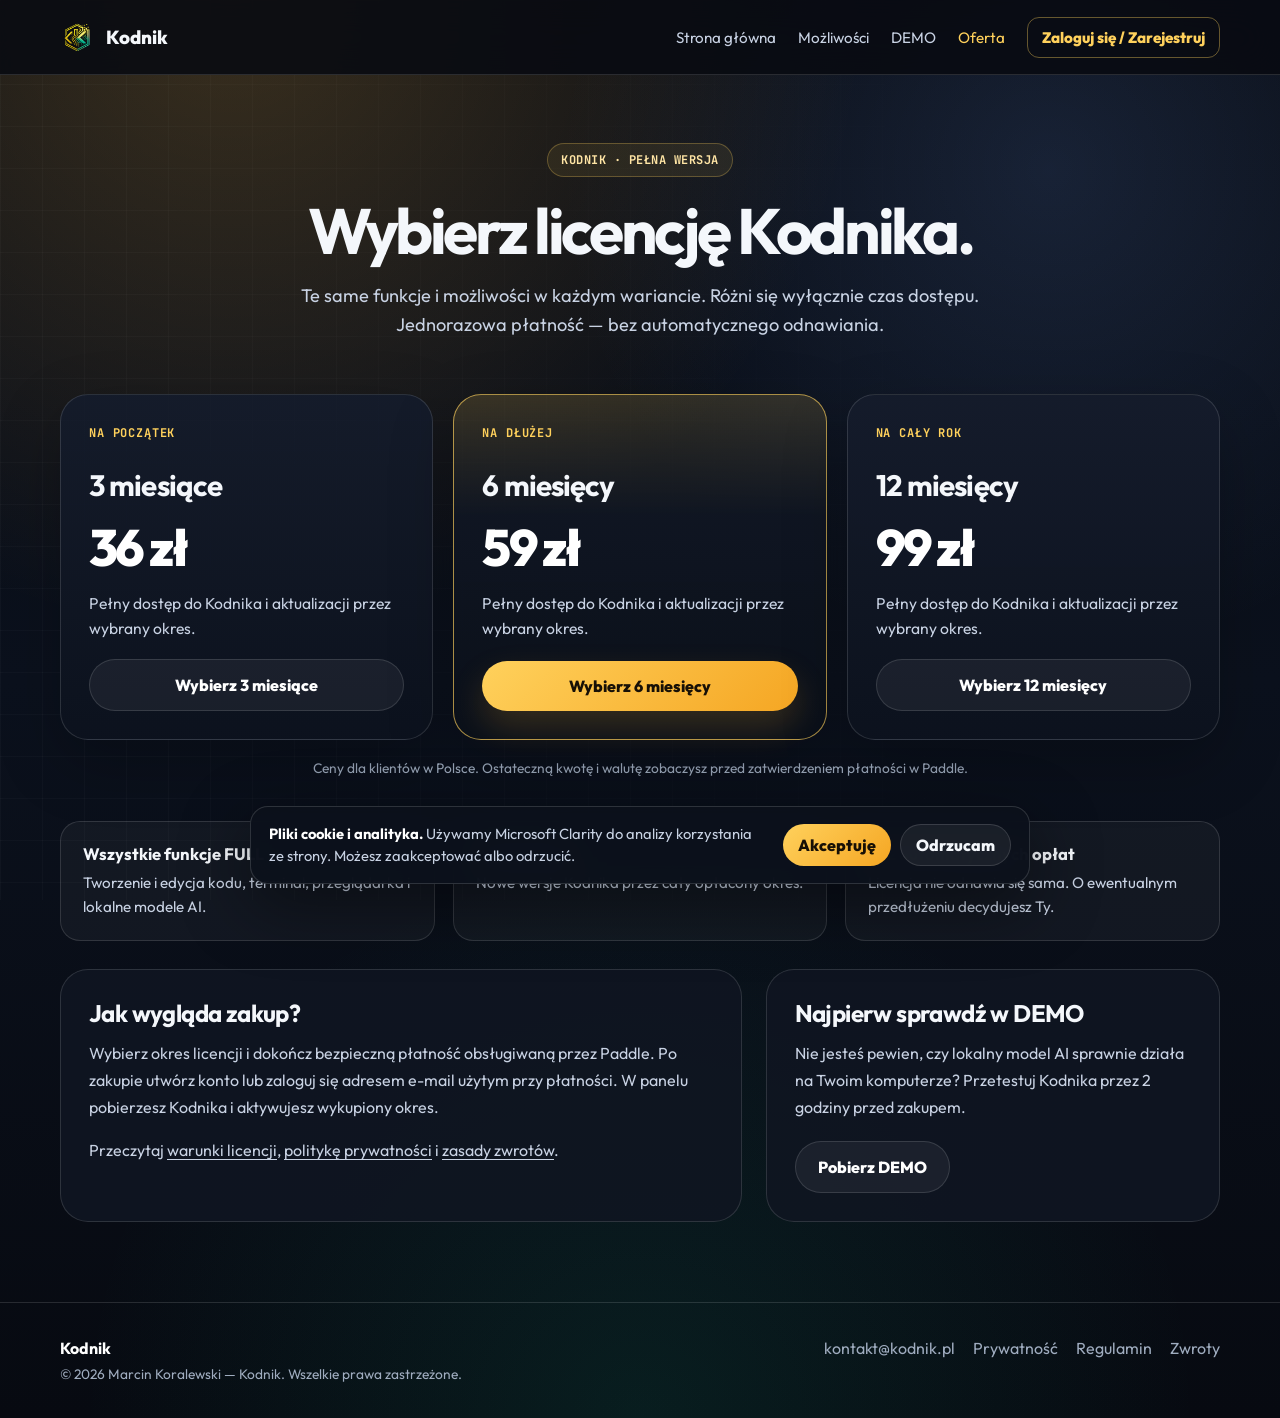
<file: oferta.html>
<!DOCTYPE html>
<html lang="pl">
<head>
<meta charset="utf-8">
<meta name="viewport" content="width=device-width, initial-scale=1">
<meta name="theme-color" content="#080b12">
<title>Oferta Kodnika — licencje 3, 6 i 12 miesięcy</title>
<meta name="description" content="Wybierz licencję Kodnika na 3, 6 lub 12 miesięcy. Jednorazowa płatność bez automatycznego odnawiania. Pełna wersja lokalnego agenta AI do programowania.">
<link rel="canonical" href="https://kodnik.pl/oferta.html">
<link rel="icon" type="image/png" sizes="32x32" href="./assets/kodnik-logo.png">
<link rel="apple-touch-icon" href="./assets/kodnik-logo.png">
<meta property="og:type" content="website">
<meta property="og:locale" content="pl_PL">
<meta property="og:site_name" content="Kodnik">
<meta property="og:title" content="Oferta Kodnika — wybierz licencję">
<meta property="og:description" content="Trzy okresy licencji. Te same funkcje Kodnika. Jednorazowy zakup, bez automatycznego odnawiania.">
<meta property="og:url" content="https://kodnik.pl/oferta.html">
<meta property="og:image" content="https://kodnik.pl/assets/kodnik-logo.png">
<link rel="preconnect" href="https://fonts.googleapis.com">
<link rel="preconnect" href="https://fonts.gstatic.com" crossorigin>
<link href="https://fonts.googleapis.com/css2?family=JetBrains+Mono:wght@400;600;700&amp;family=Outfit:wght@400;500;600;700;800&amp;display=swap" rel="stylesheet">
<script src="https://cdn.paddle.com/paddle/v2/paddle.js"></script>
<style>
:root{--bg:#080b12;--panel:rgba(16,22,34,.9);--text:#f4f7fb;--muted:#9facbf;--muted-2:#c8d2e3;--line:rgba(255,255,255,.13);--gold:#ffd15c;--gold2:#f5a623;--green:#13c99a;--blue:#74a5ff;--radius:28px}
*{box-sizing:border-box}html{scroll-behavior:smooth}body{margin:0;min-height:100vh;color:var(--text);font-family:Outfit,system-ui,-apple-system,"Segoe UI",sans-serif;background:radial-gradient(circle at 18% 0%,rgba(255,190,75,.20),transparent 36%),radial-gradient(circle at 82% 12%,rgba(116,165,255,.14),transparent 30%),radial-gradient(circle at 50% 100%,rgba(19,201,154,.1),transparent 36%),linear-gradient(180deg,#080b12,#0b111d 48%,#070a11)}
body::before{content:"";position:fixed;inset:0;z-index:-1;pointer-events:none;background-image:linear-gradient(rgba(255,255,255,.04) 1px,transparent 1px),linear-gradient(90deg,rgba(255,255,255,.04) 1px,transparent 1px);background-size:42px 42px;mask-image:linear-gradient(90deg,rgba(0,0,0,.65),transparent 90%)}
a{color:inherit;text-decoration:none}.container{width:min(1160px,calc(100% - 40px));margin:auto}.topbar{position:sticky;top:0;z-index:20;border-bottom:1px solid var(--line);background:rgba(8,11,18,.88);backdrop-filter:blur(18px)}.topbar-inner{min-height:74px;display:flex;align-items:center;justify-content:space-between;gap:16px}.brand{display:flex;align-items:center;gap:11px;font-weight:800;font-size:1.18rem}.brand img{width:35px;height:35px;object-fit:contain}.nav{display:flex;align-items:center;gap:22px;color:var(--muted-2);font-size:.95rem}.nav a:hover{color:white}.nav .here{color:var(--gold)}.account{border:1px solid rgba(255,209,92,.38);padding:10px 14px;border-radius:12px;color:var(--gold);font-weight:800}.account:hover{background:rgba(255,209,92,.09)}.menu-toggle{display:none;border:1px solid var(--line);border-radius:12px;padding:9px 14px;background:rgba(255,255,255,.06);color:white;font:700 .9rem Outfit,sans-serif;cursor:pointer}
main{padding-bottom:80px}.hero{text-align:center;padding:68px 0 20px}.eyebrow{display:inline-block;border:1px solid rgba(255,209,92,.27);border-radius:999px;padding:8px 13px;background:rgba(255,209,92,.08);color:#ffe5a5;font:700 .75rem 'JetBrains Mono',monospace;letter-spacing:.04em}.hero h1{margin:21px auto 16px;max-width:880px;font-size:clamp(2.35rem,5vw,4.5rem);line-height:1.04;letter-spacing:-.052em}.hero p{max-width:730px;margin:auto;color:var(--muted-2);font-size:1.14rem;line-height:1.62}.plans{display:grid;grid-template-columns:repeat(3,minmax(0,1fr));gap:20px;margin-top:34px}.plan{display:flex;flex-direction:column;gap:18px;position:relative;min-width:0;padding:30px 28px 28px;border:1px solid var(--line);border-radius:var(--radius);background:linear-gradient(180deg,rgba(21,28,43,.97),rgba(12,18,30,.98));box-shadow:0 22px 66px rgba(0,0,0,.23);transition:transform .18s,border-color .18s}.plan:hover{transform:translateY(-3px);border-color:rgba(255,209,92,.36)}.plan.featured{border-color:rgba(255,209,92,.65);background:linear-gradient(180deg,rgba(255,209,92,.15),rgba(16,22,34,.96) 35%,rgba(10,16,26,.98))}.plan-label{font:.75rem 'JetBrains Mono',monospace;color:var(--gold);text-transform:uppercase;letter-spacing:.07em;font-weight:700;min-height:2em}.plan h2{font-size:clamp(1.55rem,2.3vw,1.85rem);letter-spacing:-.03em;margin:0}.plan-price{color:white;font-size:clamp(2.7rem,4vw,3.6rem);letter-spacing:-.055em;font-weight:800;line-height:1;margin:0}.plan-details{font-size:.98rem;color:var(--muted-2);line-height:1.6;flex:1;margin:0}.btn{display:inline-flex;align-items:center;justify-content:center;gap:8px;text-align:center;border:1px solid var(--line);border-radius:999px;padding:15px 22px;min-height:50px;font:800 1rem Outfit,sans-serif;cursor:pointer;transition:transform .18s,background .18s,border-color .18s}.btn:hover{transform:translateY(-1px)}.btn-primary{background:linear-gradient(135deg,var(--gold),var(--gold2));color:#171006;border:0;box-shadow:0 16px 34px rgba(245,166,35,.19)}.btn-secondary{background:rgba(255,255,255,.055);color:white}.btn-secondary:hover{border-color:rgba(255,209,92,.5);background:rgba(255,255,255,.08)}.plan .btn{width:100%}.btn:disabled{opacity:.55;cursor:wait}.price-context{margin:18px 0 0;color:var(--muted);text-align:center;font-size:.86rem;line-height:1.5}.perks{display:grid;grid-template-columns:repeat(3,minmax(0,1fr));gap:18px;margin-top:42px}.perk{padding:21px 22px;background:rgba(255,255,255,.04);border-radius:20px;border:1px solid var(--line)}.perk strong{display:block;font-size:1.04rem;margin-bottom:7px}.perk p{margin:0;color:var(--muted-2);line-height:1.58;font-size:.95rem}.bottom-panel{display:grid;grid-template-columns:1.2fr .8fr;gap:24px;margin-top:28px}.panel{padding:28px;background:var(--panel);border:1px solid var(--line);border-radius:var(--radius)}.panel h2{font-size:1.5rem;letter-spacing:-.025em;margin:0 0 12px}.panel p{color:var(--muted-2);line-height:1.7;margin:0 0 16px}.panel a:not(.btn){text-decoration:underline;text-underline-offset:3px}.panel .btn{margin-top:4px}.error{display:none;margin:22px auto 0;padding:15px 18px;max-width:720px;border:1px solid rgba(235,118,124,.6);border-radius:16px;background:rgba(160,40,48,.13);color:#ffdfe1;text-align:center}.error.visible{display:block}.footer{border-top:1px solid var(--line);padding:35px 0;color:var(--muted)}.footer-inner{display:flex;justify-content:space-between;align-items:flex-start;gap:18px;flex-wrap:wrap}.footer-meta{display:flex;flex-wrap:wrap;gap:18px}.footer a:hover{color:white}.copyright{font-size:.86rem;margin-top:7px}a:focus-visible,button:focus-visible{outline:3px solid var(--blue);outline-offset:3px}
@media(max-width:990px){.plans{gap:12px}.plan{padding:23px 19px}.nav{gap:13px}.perks{gap:12px}}@media(max-width:760px){.menu-toggle{display:inline-flex}.nav{display:none;position:absolute;top:74px;left:0;right:0;z-index:30;background:rgba(8,11,18,.98);border-bottom:1px solid var(--line);padding:15px 20px;flex-direction:column;align-items:stretch;gap:0}.nav.open{display:flex}.nav a{padding:12px 10px}.plans,.perks,.bottom-panel{grid-template-columns:1fr}.hero{padding-top:48px}.plan{padding:25px}.plan-label{min-height:auto}.plan:hover{transform:none}.hero h1{font-size:clamp(2.2rem,9vw,3.5rem)}}@media(max-width:480px){.container{width:calc(100% - 26px)}.hero p{font-size:1.03rem}.hero h1{letter-spacing:-.04em}}
</style>
<style data-kodnik-analytics="consent-style">
#kodnik-consent {
  position: fixed;
  left: 16px;
  right: 16px;
  bottom: 16px;
  z-index: 99999;
  display: none;
  max-width: 780px;
  margin: 0 auto;
  padding: 16px 18px;
  border: 1px solid rgba(255,255,255,.14);
  border-radius: 18px;
  background: rgba(12,17,27,.97);
  box-shadow: 0 20px 70px rgba(0,0,0,.45);
  backdrop-filter: blur(16px);
  color: #f4f7fb;
}
#kodnik-consent.is-visible { display: block; }
#kodnik-consent .consent-row {
  display: flex;
  gap: 16px;
  align-items: center;
  justify-content: space-between;
}
#kodnik-consent .consent-copy {
  min-width: 0;
  color: #c8d2e3;
  font-size: .92rem;
  line-height: 1.5;
}
#kodnik-consent .consent-copy strong { color: #fff; }
#kodnik-consent .consent-actions {
  display: flex;
  flex: 0 0 auto;
  gap: 9px;
}
#kodnik-consent button {
  border: 1px solid rgba(255,255,255,.14);
  border-radius: 999px;
  padding: 10px 15px;
  font: inherit;
  font-weight: 800;
  cursor: pointer;
}
#kodnik-consent .consent-accept {
  border: 0;
  color: #171006;
  background: linear-gradient(135deg, #ffd15c, #f5a623);
}
#kodnik-consent .consent-reject {
  color: #f4f7fb;
  background: rgba(255,255,255,.06);
}
@media (max-width: 680px) {
  #kodnik-consent .consent-row { align-items: stretch; flex-direction: column; }
  #kodnik-consent .consent-actions { width: 100%; }
  #kodnik-consent button { flex: 1; }
}
</style>
<script data-kodnik-analytics="clarity">
(function(c,l,a,r,i,t,y){
  c[a]=c[a]||function(){(c[a].q=c[a].q||[]).push(arguments)};
  t=l.createElement(r);t.async=1;t.src="https://www.clarity.ms/tag/"+i;
  y=l.getElementsByTagName(r)[0];y.parentNode.insertBefore(t,y);
})(window, document, "clarity", "script", "y55hqht4wk");

(function(){
  var KEY = "kodnik_analytics_consent";
  var saved = null;
  try { saved = localStorage.getItem(KEY); } catch(e) {}

  function sendConsent(value) {
    window.clarity("consentv2", {
      ad_Storage: "denied",
      analytics_Storage: value === "granted" ? "granted" : "denied"
    });
  }

  if (saved === "granted") sendConsent("granted");
  else sendConsent("denied");

  window.KodnikAnalyticsConsent = {
    key: KEY,
    get: function() { return saved; },
    grant: function() {
      saved = "granted";
      try { localStorage.setItem(KEY, saved); } catch(e) {}
      sendConsent(saved);
      window.clarity("event", "analytics_consent_granted");
    },
    deny: function() {
      saved = "denied";
      try { localStorage.setItem(KEY, saved); } catch(e) {}
      sendConsent(saved);
      window.clarity("event", "analytics_consent_denied");
    }
  };
})();
</script>
<script src="/account-nav.js" defer></script>
</head>
<body>
<header class="topbar"><div class="container topbar-inner">
<a class="brand" href="./index.html" aria-label="Kodnik — strona główna"><img src="./assets/kodnik-logo.png" alt=""><span>Kodnik</span></a>
<button class="menu-toggle" type="button" id="menu-toggle" aria-expanded="false" aria-controls="nav">Menu</button>
<nav class="nav" id="nav" aria-label="Główna nawigacja"><a href="./index.html">Strona główna</a><a href="./index.html#powiedz">Możliwości</a><a href="./index.html#demo">DEMO</a><a href="./oferta.html" class="here" aria-current="page">Oferta</a><a href="/account.html" class="account">Zaloguj się / Zarejestruj</a></nav>
</div></header>
<main>
<section class="hero"><div class="container"><span class="eyebrow">KODNIK · PEŁNA WERSJA</span><h1>Wybierz licencję Kodnika.</h1><p>Te same funkcje i możliwości w każdym wariancie. Różni się wyłącznie czas dostępu. Jednorazowa płatność — bez automatycznego odnawiania.</p></div></section>
<div class="container">
<section class="plans" aria-label="Warianty licencji Kodnika">
<article class="plan"><div class="plan-label">Na początek</div><h2>3 miesiące</h2><p class="plan-price">36 zł</p><p class="plan-details">Pełny dostęp do Kodnika i aktualizacji przez wybrany okres.</p><button class="btn btn-secondary" type="button" data-paddle-period="3" aria-label="Kup Kodnika na 3 miesiące za 36 zł">Wybierz 3 miesiące</button></article>
<article class="plan featured"><div class="plan-label">Na dłużej</div><h2>6 miesięcy</h2><p class="plan-price">59 zł</p><p class="plan-details">Pełny dostęp do Kodnika i aktualizacji przez wybrany okres.</p><button class="btn btn-primary" type="button" data-paddle-period="6" aria-label="Kup Kodnika na 6 miesięcy za 59 zł">Wybierz 6 miesięcy</button></article>
<article class="plan"><div class="plan-label">Na cały rok</div><h2>12 miesięcy</h2><p class="plan-price">99 zł</p><p class="plan-details">Pełny dostęp do Kodnika i aktualizacji przez wybrany okres.</p><button class="btn btn-secondary" type="button" data-paddle-period="12" aria-label="Kup Kodnika na 12 miesięcy za 99 zł">Wybierz 12 miesięcy</button></article>
</section>
<p class="price-context">Ceny dla klientów w Polsce. Ostateczną kwotę i walutę zobaczysz przed zatwierdzeniem płatności w Paddle.</p>
<div id="checkout-error" class="error" role="alert" aria-live="assertive"></div>
<section class="perks" aria-label="Co obejmuje każda licencja"><div class="perk"><strong>Wszystkie funkcje FULL</strong><p>Tworzenie i edycja kodu, terminal, przeglądarka i lokalne modele AI.</p></div><div class="perk"><strong>Aktualizacje</strong><p>Nowe wersje Kodnika przez cały opłacony okres.</p></div><div class="perk"><strong>Bez automatycznych opłat</strong><p>Licencja nie odnawia się sama. O ewentualnym przedłużeniu decydujesz Ty.</p></div></section>
<div class="bottom-panel"><section class="panel"><h2>Jak wygląda zakup?</h2><p>Wybierz okres licencji i dokończ bezpieczną płatność obsługiwaną przez Paddle. Po zakupie utwórz konto lub zaloguj się adresem e-mail użytym przy płatności. W panelu pobierzesz Kodnika i aktywujesz wykupiony okres.</p><p>Przeczytaj <a href="/terms.html">warunki licencji</a>, <a href="https://kodnik.com/privacy.html">politykę prywatności</a> i <a href="https://kodnik.com/refund-policy.html">zasady zwrotów</a>.</p></section><section class="panel"><h2>Najpierw sprawdź w DEMO</h2><p>Nie jesteś pewien, czy lokalny model AI sprawnie działa na Twoim komputerze? Przetestuj Kodnika przez 2 godziny przed zakupem.</p><a class="btn btn-secondary" href="https://github.com/botanik341/kodnik/releases/download/demo-2026-08-19/Kodnik_DEMO_Setup.exe" target="_blank" rel="noopener">Pobierz DEMO</a></section></div>
</div>
</main>
<footer class="footer"><div class="container footer-inner"><div><strong style="color:#fff">Kodnik</strong><div class="copyright">&copy; 2026 Marcin Koralewski — Kodnik. Wszelkie prawa zastrzeżone.</div></div><div class="footer-meta"><a href="mailto:kontakt@kodnik.pl">kontakt@kodnik.pl</a><a href="https://kodnik.com/privacy.html">Prywatność</a><a href="/terms.html">Regulamin</a><a href="https://kodnik.com/refund-policy.html">Zwroty</a></div></div></footer>
<div id="kodnik-consent" role="dialog" aria-label="Zgoda na analitykę"><div class="consent-row"><div class="consent-copy"><strong>Pliki cookie i analityka.</strong> Używamy Microsoft Clarity do analizy korzystania ze strony. Możesz zaakceptować albo odrzucić.</div><div class="consent-actions"><button class="consent-accept" id="kodnik-consent-accept" type="button">Akceptuję</button><button class="consent-reject" id="kodnik-consent-reject" type="button">Odrzucam</button></div></div></div>
<script data-kodnik-checkout="paddle-live">
(()=>{
  // Public client-side token from the existing working Kodnik.pl checkout.
  const CLIENT_TOKEN="live_dada761572fa0be55fad551f100";
  const PRICE_IDS=Object.freeze({"3":"pri_01m7dx72nbqmhwd6evjj2f5gyt","6":"pri_01m7dx3kwwss6rbyeyjj2hg8g6","12":"pri_01m52nvckrmcspk6pkefby03ge"});
  const checkoutError=document.getElementById("checkout-error");
  function showError(message){checkoutError.textContent=message;checkoutError.classList.add("visible");}
  function track(name){try{if(window.clarity)window.clarity("event",name);}catch(_){}}
  const menuBtn=document.getElementById("menu-toggle");
  const nav=document.getElementById("nav");
  menuBtn.addEventListener("click",()=>{let open=nav.classList.toggle("open");menuBtn.setAttribute("aria-expanded",String(open));});
  nav.addEventListener("click",e=>{if(e.target.closest("a")){nav.classList.remove("open");menuBtn.setAttribute("aria-expanded","false");}});
  // Preserve original consent-handling behavior from Kodnik.pl.
  const consentBox=document.getElementById("kodnik-consent");
  const accept=document.getElementById("kodnik-consent-accept");
  const reject=document.getElementById("kodnik-consent-reject");
  const saved=window.KodnikAnalyticsConsent&&window.KodnikAnalyticsConsent.get();
  if(!saved&&consentBox)consentBox.classList.add("is-visible");
  if(accept)accept.addEventListener("click",()=>{window.KodnikAnalyticsConsent.grant();consentBox.classList.remove("is-visible");});
  if(reject)reject.addEventListener("click",()=>{window.KodnikAnalyticsConsent.deny();consentBox.classList.remove("is-visible");});
  try{if(window.clarity){window.clarity("set","site","kodnik.pl");window.clarity("set","page_type","offer");}}catch(_){ }
  if(window.Paddle){
    try{window.Paddle.Initialize({token:CLIENT_TOKEN});}
    catch(err){console.error("Paddle Initialize:",err);showError("Nie udało się przygotować płatności. Odśwież stronę i spróbuj ponownie.");}
  }else{
    console.error("Paddle.js is not available");
  }
  document.querySelectorAll("[data-paddle-period]").forEach(button=>{
    button.addEventListener("click",()=>{
      checkoutError.classList.remove("visible");
      const period=button.dataset.paddlePeriod;
      const priceId=PRICE_IDS[period];
      if(!priceId){showError("Nie rozpoznano wybranego okresu licencji.");return;}
      if(!window.Paddle||!window.Paddle.Checkout){showError("Płatność jest chwilowo niedostępna. Odśwież stronę lub spróbuj później.");return;}
      track("click_buy");track("click_checkout");track("select_license_"+period+"m");
      try{
        window.Paddle.Checkout.open({
          items:[{priceId:priceId,quantity:1}],
          settings:{displayMode:"overlay",theme:"dark",locale:"pl",variant:"one-page",successUrl:"https://kodnik-fulfillment.ujot.workers.dev/account.html?purchase=complete"}
        });
      }catch(err){console.error("Paddle Checkout:",err);showError("Nie udało się otworzyć formularza płatności. Spróbuj ponownie.");}
    });
  });
})();
</script>
</body>
</html>
</file>
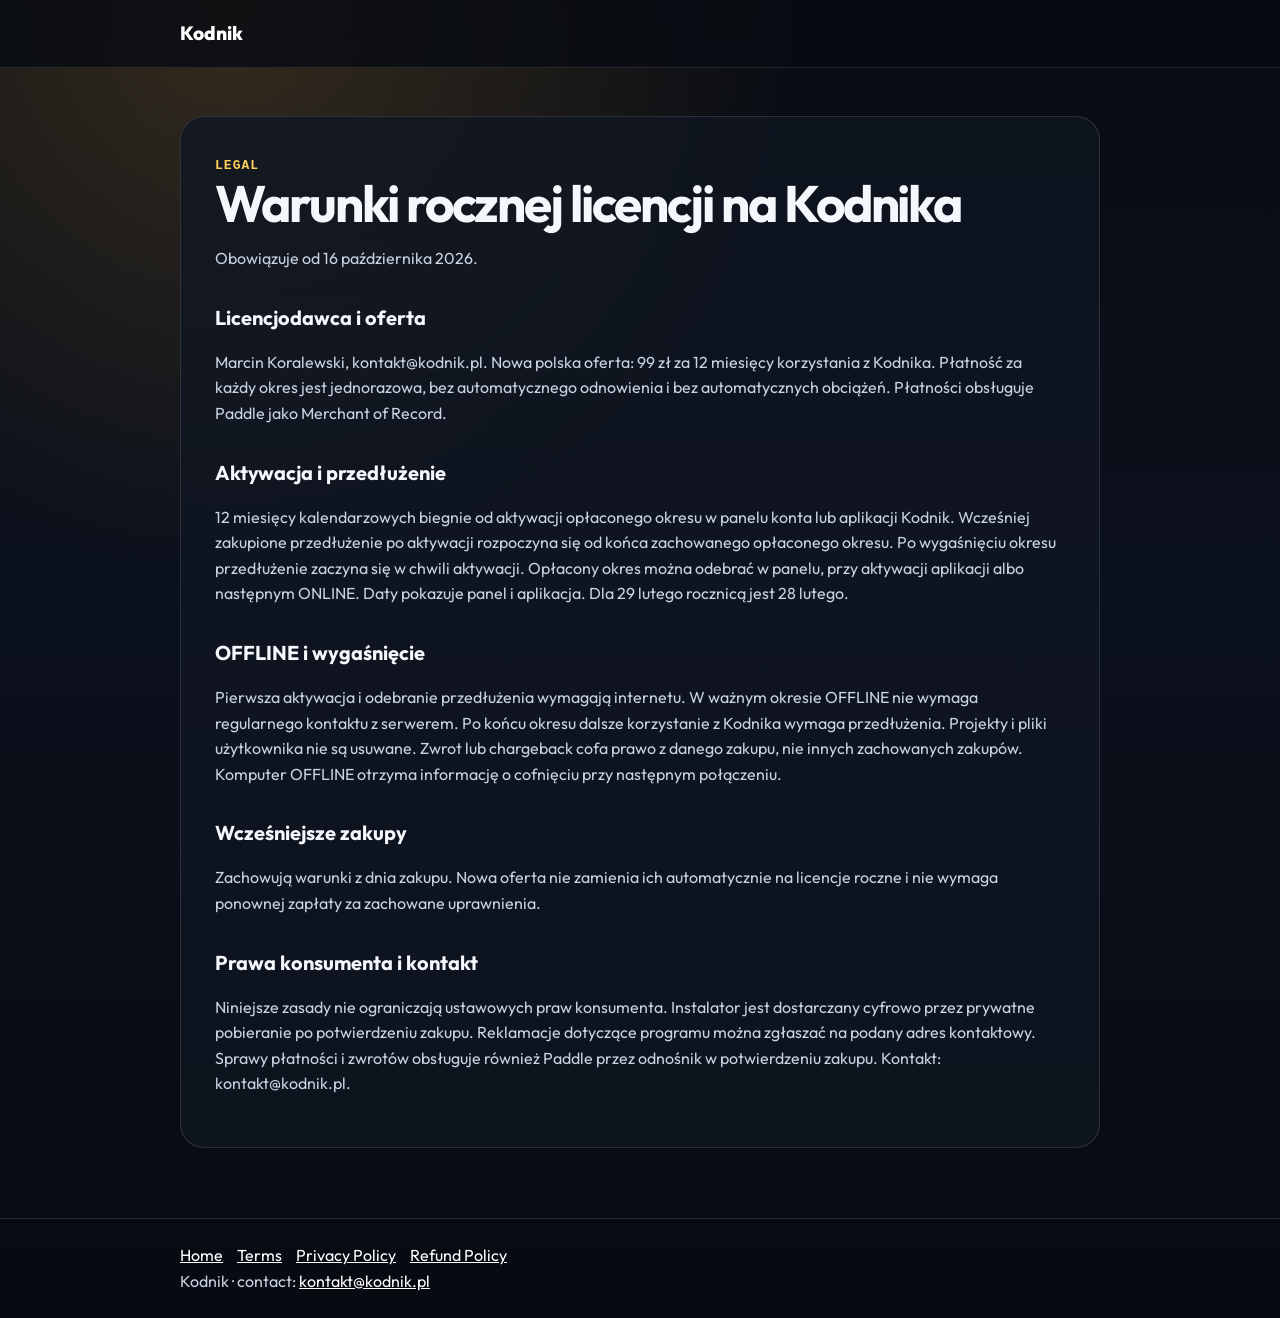
<file: terms.html>
<!DOCTYPE html>
<html lang="pl">
<head>
  <meta charset="UTF-8" />
  <meta name="viewport" content="width=device-width, initial-scale=1.0" />
  <title>Terms — Kodnik</title>
  <meta name="description" content="Terms and conditions for Kodnik licenses." />
  <link rel="canonical" href="https://kodnik.pl/terms.html" />
  <link rel="icon" type="image/png" href="https://kodnik.pl/assets/kodnik-logo.png" sizes="32x32" />
  <link rel="preconnect" href="https://fonts.googleapis.com" />
  <link rel="preconnect" href="https://fonts.gstatic.com" crossorigin />
  <link href="https://fonts.googleapis.com/css2?family=Outfit:wght@400;500;600;700;800&display=swap" rel="stylesheet" />
  <style>
:root{--bg:#080b12;--panel:rgba(16,22,34,.82);--text:#f4f7fb;--muted:#c8d2e3;--line:rgba(255,255,255,.12);--gold:#ffd15c;--green:#13c99a;}
*{box-sizing:border-box} body{margin:0;font-family:Outfit,system-ui,-apple-system,BlinkMacSystemFont,"Segoe UI",sans-serif;color:var(--text);background:radial-gradient(circle at 18% 0%,rgba(255,190,75,.18),transparent 34%),linear-gradient(180deg,#080b12,#0b111d 45%,#070a11);line-height:1.6}.container{width:min(920px,calc(100% - 36px));margin:0 auto}.top{border-bottom:1px solid var(--line);background:rgba(8,11,18,.82);padding:18px 0}.brand{font-weight:800;font-size:1.2rem;text-decoration:none;color:#fff}.card{margin:48px 0 70px;padding:34px;border:1px solid var(--line);border-radius:24px;background:var(--panel)}h1{font-size:clamp(2rem,4vw,3.3rem);line-height:1.05;margin:0 0 10px;letter-spacing:-.04em}h2{margin:30px 0 8px;font-size:1.25rem}p,li{color:var(--muted)}a{color:#fff}.muted{color:var(--muted)}.kicker{color:var(--gold);font-family:monospace;font-weight:800;letter-spacing:.08em;text-transform:uppercase}.footer{border-top:1px solid var(--line);padding:24px 0;color:var(--muted)}.footer a{margin-right:14px}.date{color:var(--muted);margin-bottom:24px}
</style>
</head>
<body>
<header class="top"><div class="container"><a class="brand" href="/">Kodnik</a></div></header>
<main class="container"><article class="card">
<span class="kicker">Legal</span>
<h1>Warunki rocznej licencji na Kodnika</h1><p>Obowiązuje od 16 października 2026.</p><h2>Licencjodawca i oferta</h2><p>Marcin Koralewski, kontakt@kodnik.pl. Nowa polska oferta: 99 zł za 12 miesięcy korzystania z Kodnika. Płatność za każdy okres jest jednorazowa, bez automatycznego odnowienia i bez automatycznych obciążeń. Płatności obsługuje Paddle jako Merchant of Record.</p><h2>Aktywacja i przedłużenie</h2><p>12 miesięcy kalendarzowych biegnie od aktywacji opłaconego okresu w panelu konta lub aplikacji Kodnik. Wcześniej zakupione przedłużenie po aktywacji rozpoczyna się od końca zachowanego opłaconego okresu. Po wygaśnięciu okresu przedłużenie zaczyna się w chwili aktywacji. Opłacony okres można odebrać w panelu, przy aktywacji aplikacji albo następnym ONLINE. Daty pokazuje panel i aplikacja. Dla 29 lutego rocznicą jest 28 lutego.</p><h2>OFFLINE i wygaśnięcie</h2><p>Pierwsza aktywacja i odebranie przedłużenia wymagają internetu. W ważnym okresie OFFLINE nie wymaga regularnego kontaktu z serwerem. Po końcu okresu dalsze korzystanie z Kodnika wymaga przedłużenia. Projekty i pliki użytkownika nie są usuwane. Zwrot lub chargeback cofa prawo z danego zakupu, nie innych zachowanych zakupów. Komputer OFFLINE otrzyma informację o cofnięciu przy następnym połączeniu.</p><h2>Wcześniejsze zakupy</h2><p>Zachowują warunki z dnia zakupu. Nowa oferta nie zamienia ich automatycznie na licencje roczne i nie wymaga ponownej zapłaty za zachowane uprawnienia.</p><h2>Prawa konsumenta i kontakt</h2><p>Niniejsze zasady nie ograniczają ustawowych praw konsumenta. Instalator jest dostarczany cyfrowo przez prywatne pobieranie po potwierdzeniu zakupu. Reklamacje dotyczące programu można zgłaszać na podany adres kontaktowy. Sprawy płatności i zwrotów obsługuje również Paddle przez odnośnik w potwierdzeniu zakupu. Kontakt: kontakt@kodnik.pl.</p></article></main>
<footer class="footer"><div class="container">
  <a href="/">Home</a><a href="/terms.html">Terms</a><a href="https://kodnik.com/privacy.html">Privacy Policy</a><a href="https://kodnik.com/refund-policy.html">Refund Policy</a><br />
  <span>Kodnik · contact: <a href="mailto:kontakt@kodnik.pl">kontakt@kodnik.pl</a></span>
</div></footer>
</body></html>
</file>
